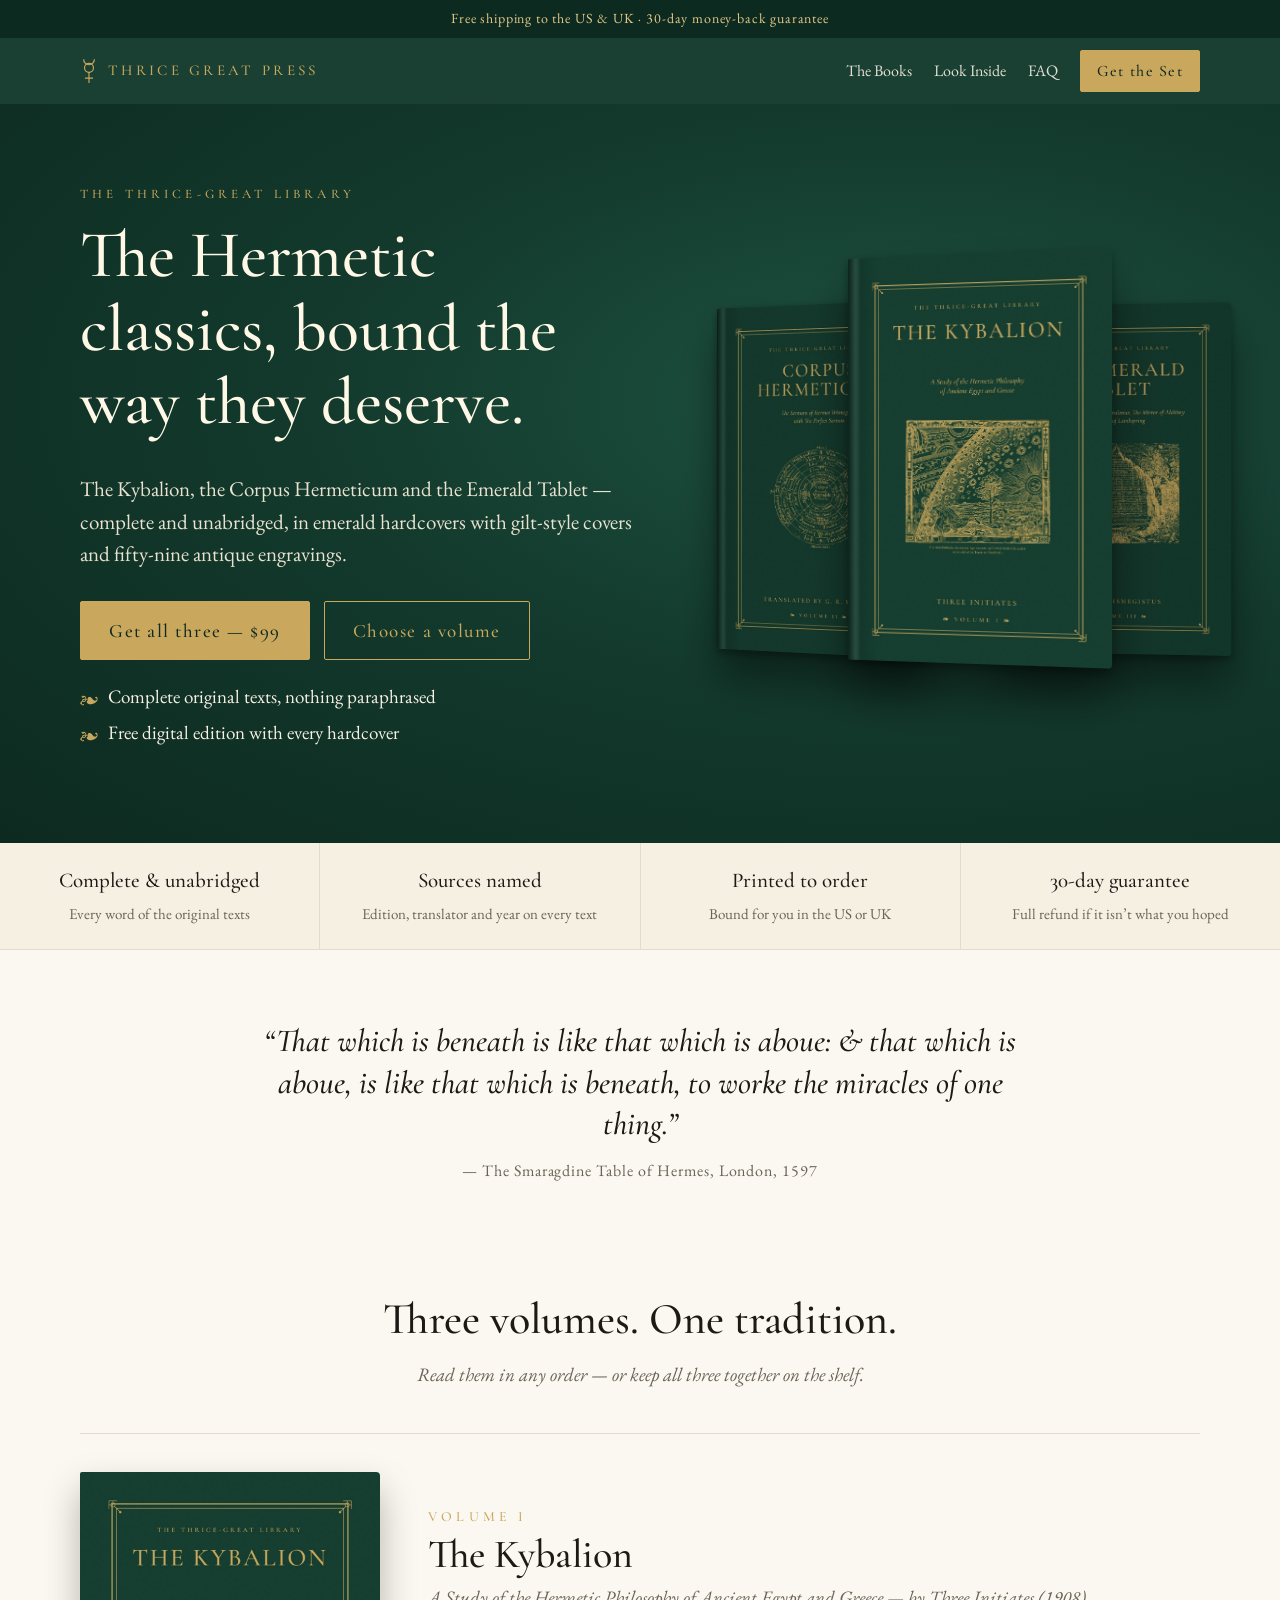
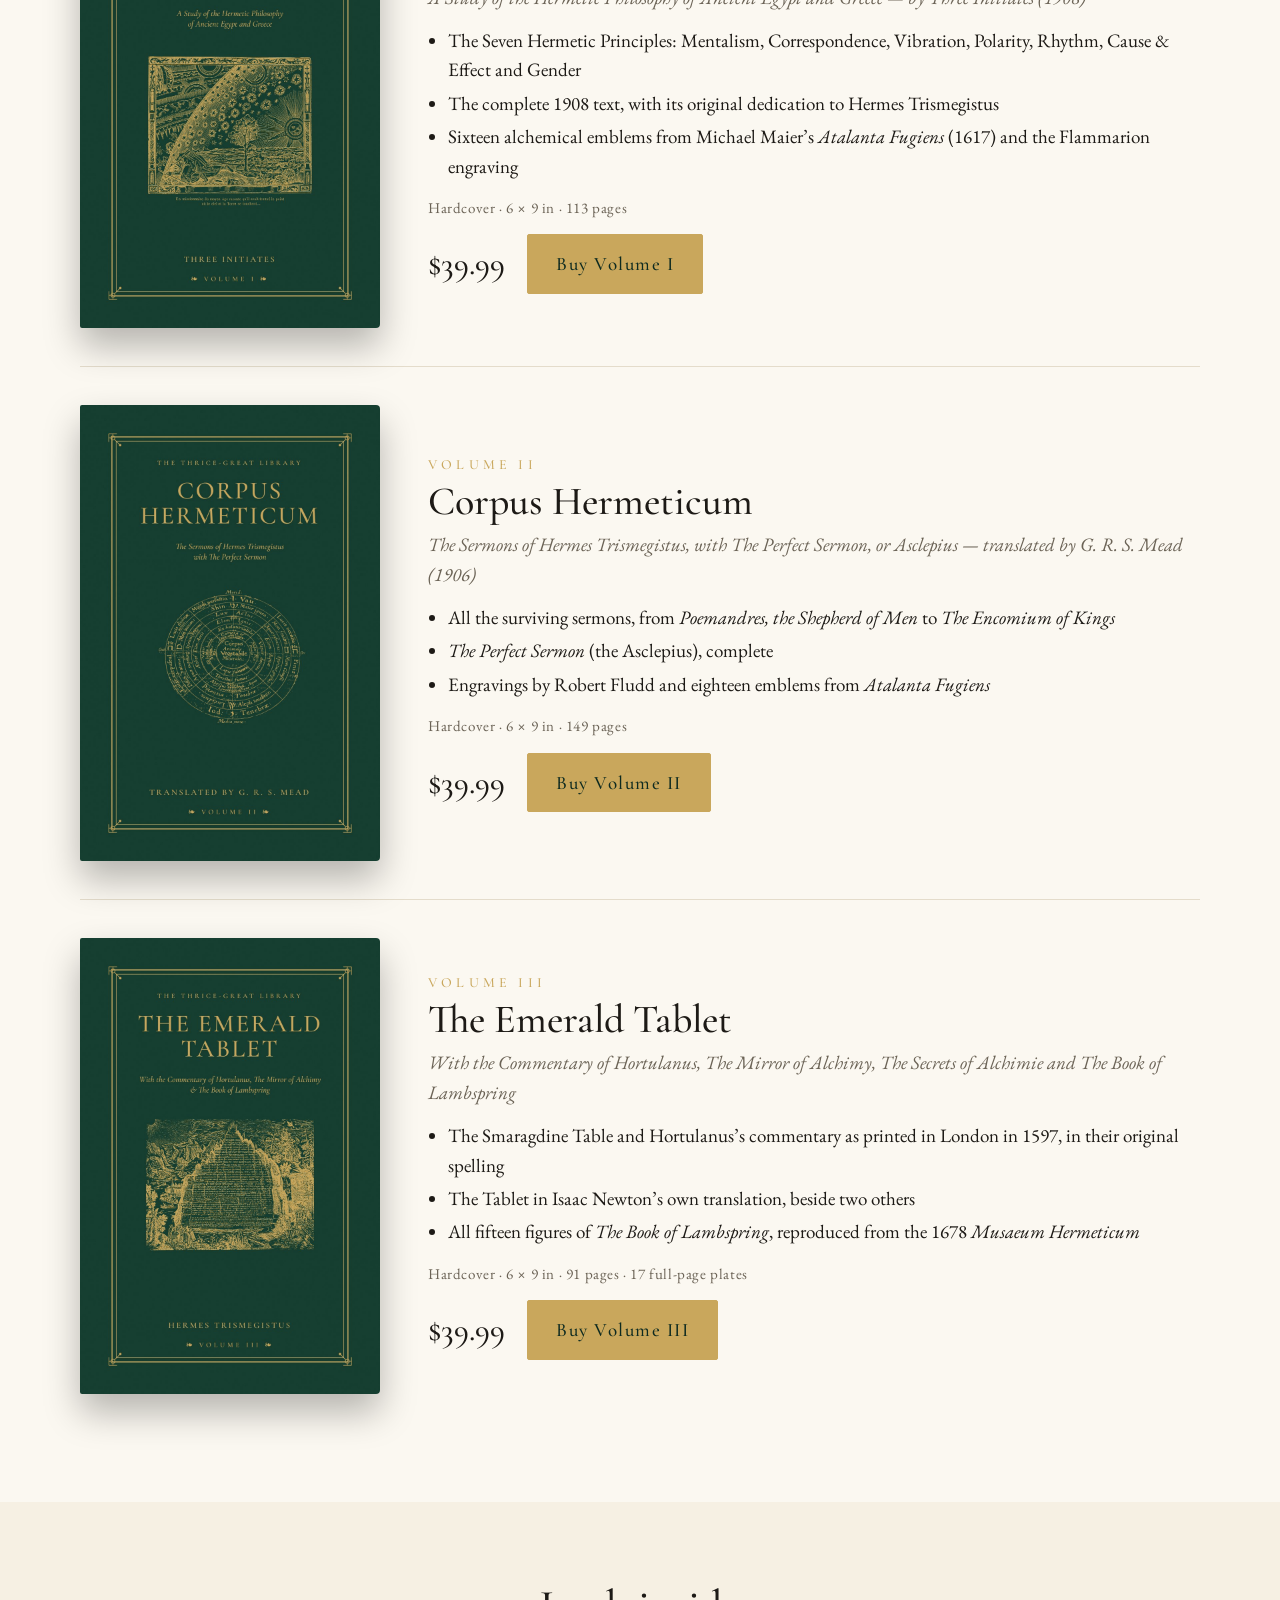
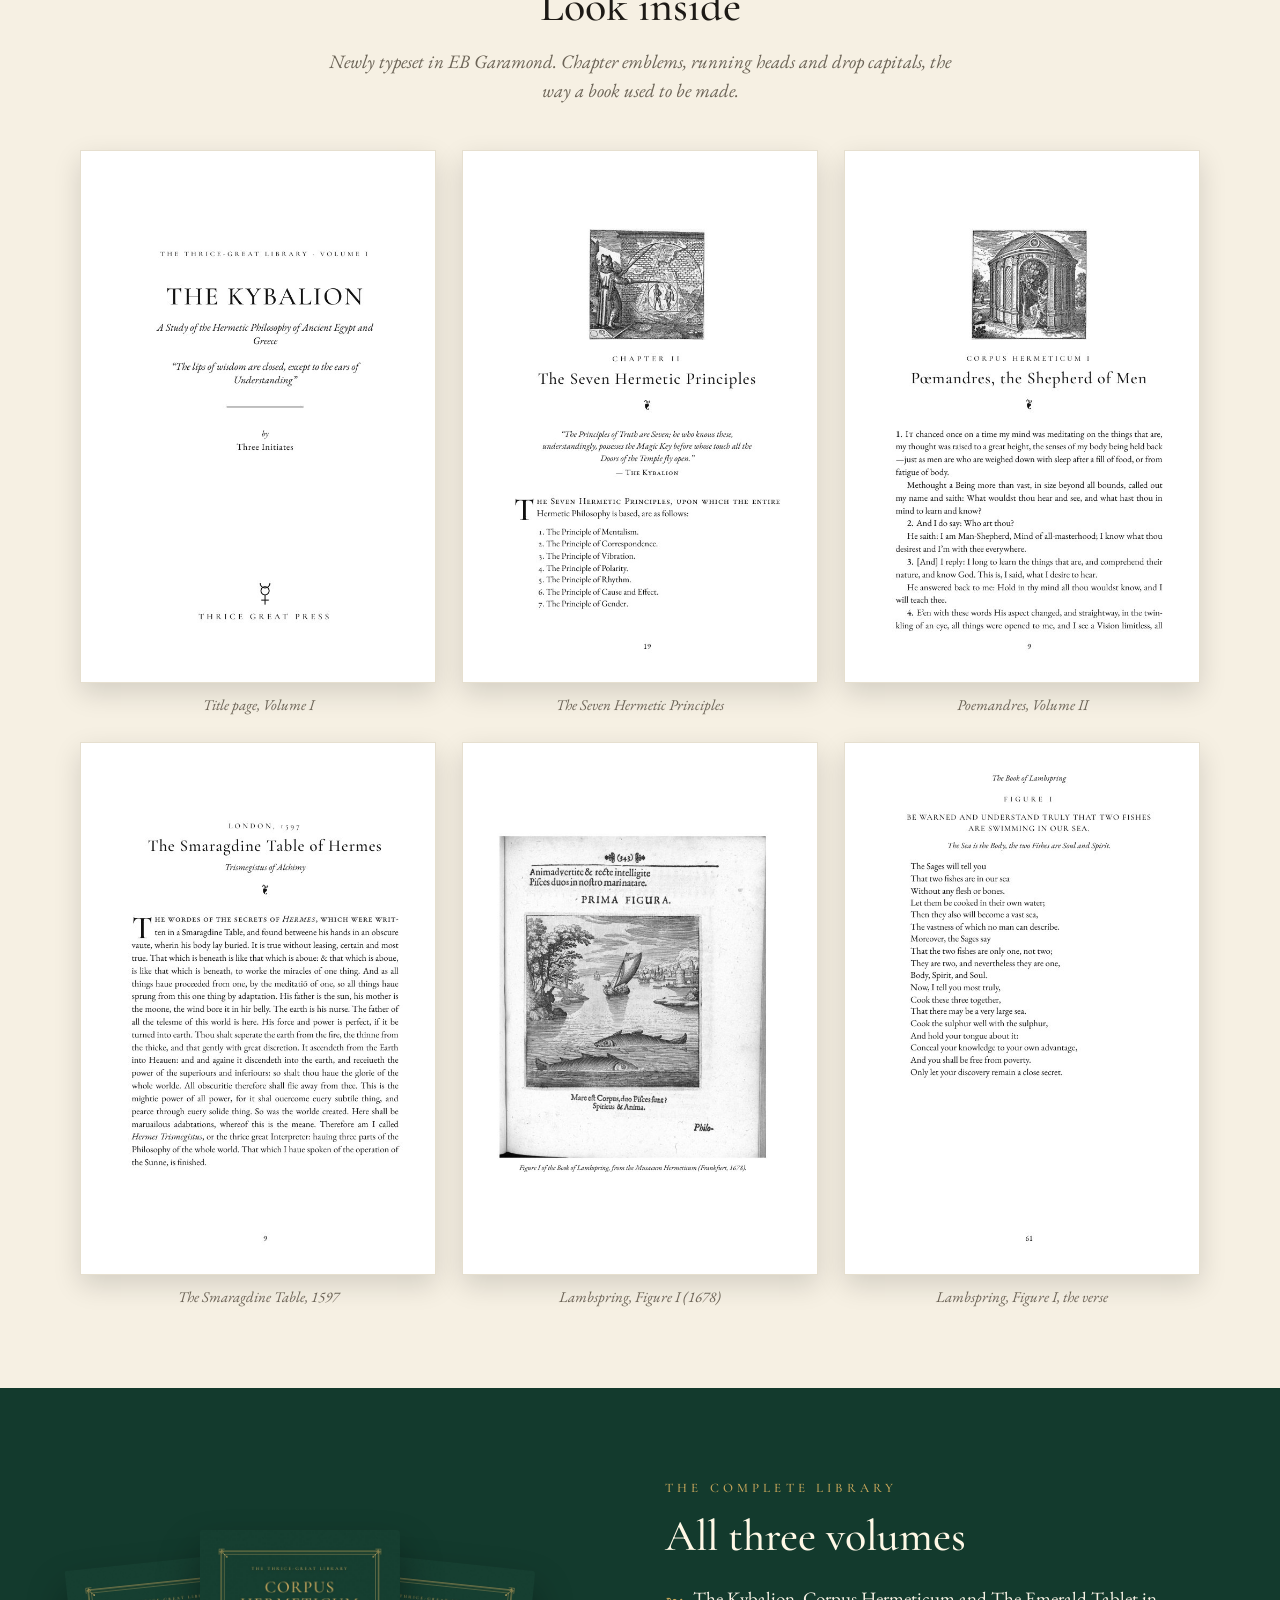
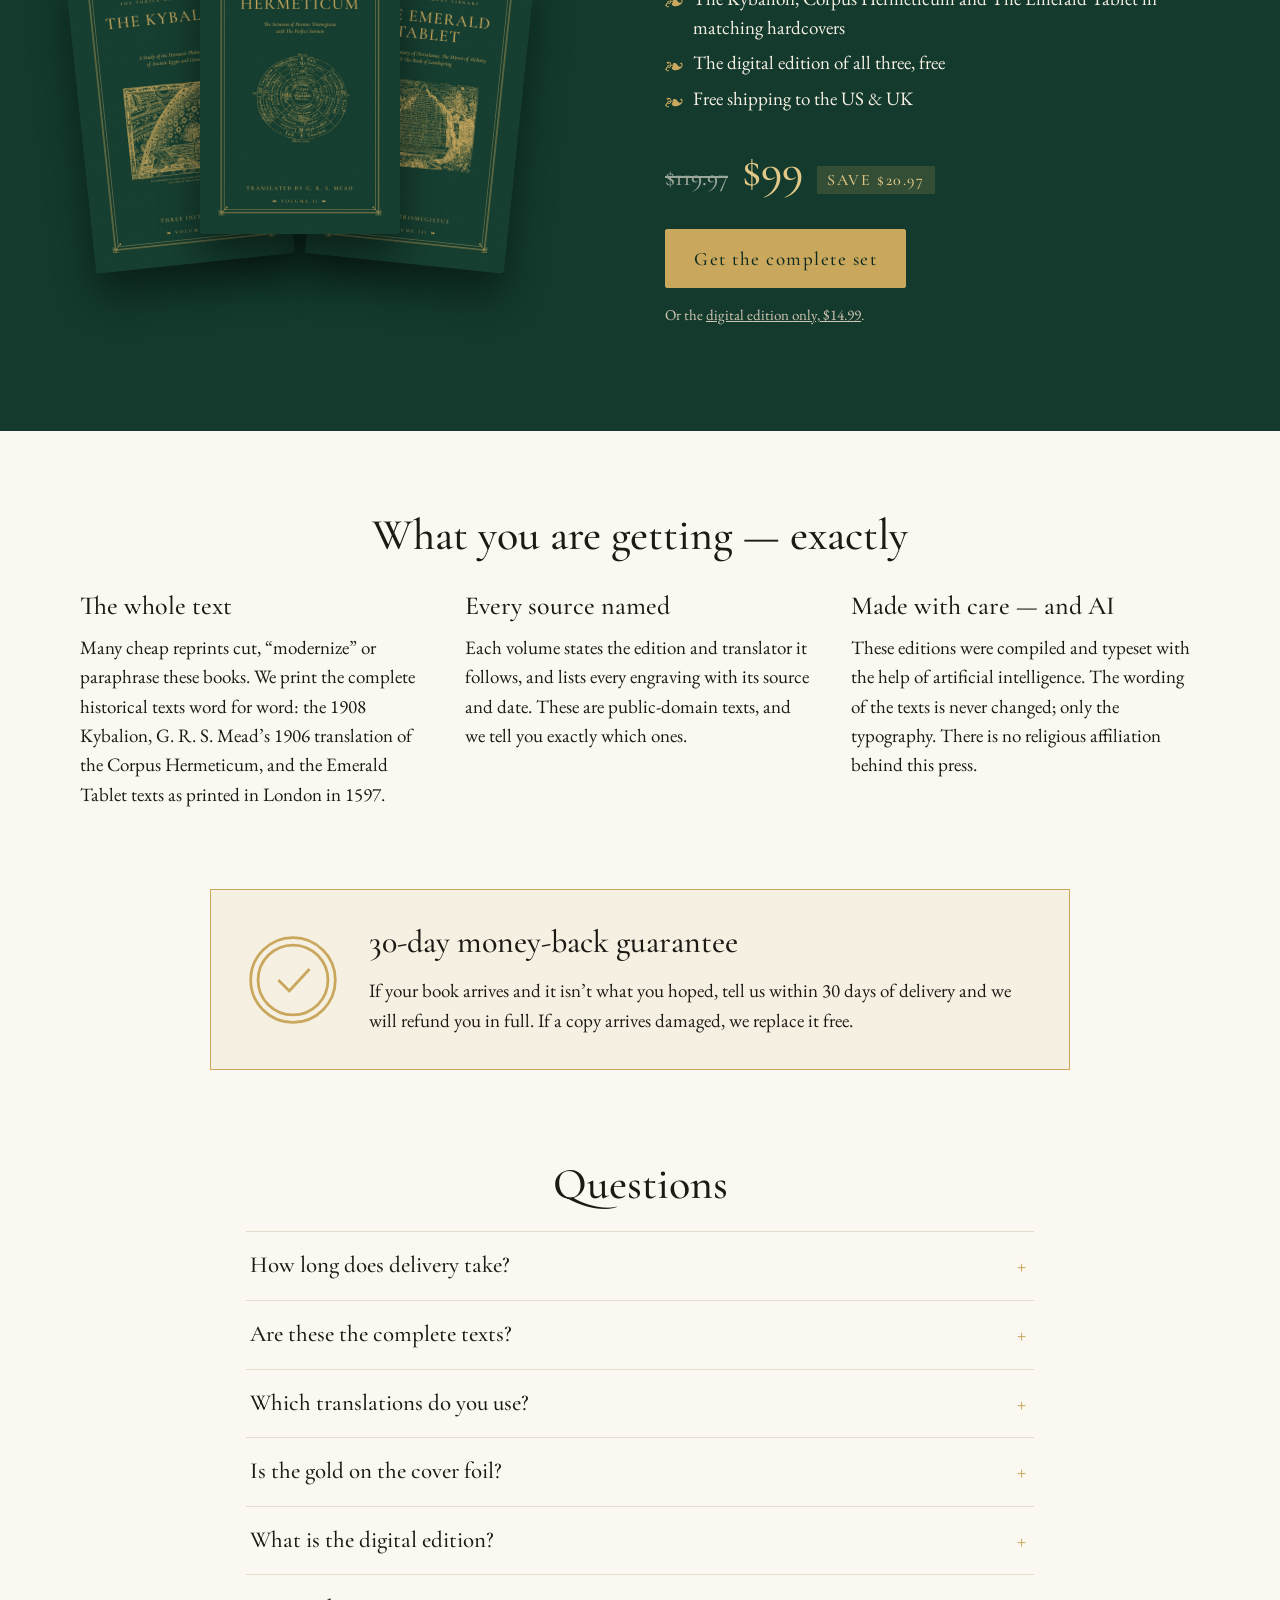
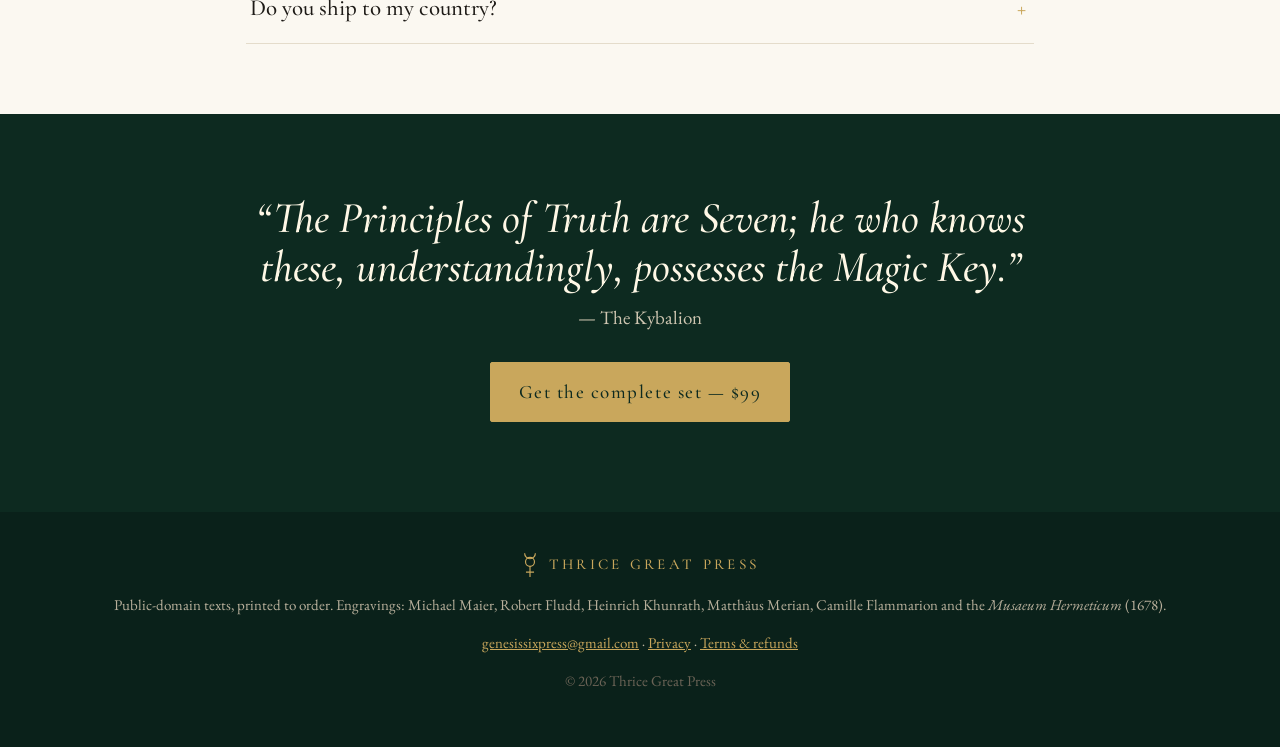
<file: index.html>
<!doctype html>
<html lang="en">
<head>
<meta charset="utf-8">
<meta name="viewport" content="width=device-width, initial-scale=1">
<title>Thrice Great Press — The Hermetic Classics in Hardcover</title>
<meta name="description" content="The Kybalion, the Corpus Hermeticum and the Emerald Tablet — complete, unabridged public-domain texts in emerald cloth-look hardcovers with gilt-style covers and antique engravings.">
<meta property="og:title" content="The Thrice-Great Library — Hermetic classics in hardcover">
<meta property="og:description" content="Complete and unabridged. Emerald hardcovers. 59 antique engravings. Printed to order.">
<meta property="og:image" content="img/og.jpg">
<link rel="icon" href="img/favicon.svg" type="image/svg+xml">
<link rel="stylesheet" href="styles.css">
</head>
<body>

<div class="topbar">Free shipping to the US &amp; UK &middot; 30-day money-back guarantee</div>

<header class="nav">
  <a class="brand" href="#top" aria-label="Thrice Great Press home">
    <svg class="sigil" viewBox="0 0 40 58" aria-hidden="true"><path d="M8 3 A12 12 0 0 0 32 3"/><circle cx="20" cy="22" r="10"/><path d="M20 32 V56 M11 45 H29"/></svg>
    <span>Thrice Great Press</span>
  </a>
  <nav>
    <a href="#books">The Books</a>
    <a href="#inside">Look Inside</a>
    <a href="#faq">FAQ</a>
    <a class="btn btn-small" href="#set" data-checkout="set">Get the Set</a>
  </nav>
</header>

<main id="top">

<section class="hero">
  <div class="hero-copy">
    <p class="eyebrow">The Thrice-Great Library</p>
    <h1>The Hermetic classics, bound the way they deserve.</h1>
    <p class="lede">The Kybalion, the Corpus Hermeticum and the Emerald Tablet — complete and unabridged, in emerald hardcovers with gilt-style covers and fifty-nine antique engravings.</p>
    <div class="cta-row">
      <a class="btn" href="#set" data-checkout="set">Get all three — $99</a>
      <a class="btn btn-ghost" href="#books">Choose a volume</a>
    </div>
    <ul class="ticks">
      <li>Complete original texts, nothing paraphrased</li>
      <li>Free digital edition with every hardcover</li>
    </ul>
  </div>
  <div class="hero-books" aria-hidden="true">
    <div class="book b2"><img src="img/cover-2.jpg" alt=""></div>
    <div class="book b1"><img src="img/cover-1.jpg" alt=""></div>
    <div class="book b3"><img src="img/cover-3.jpg" alt=""></div>
  </div>
</section>

<section class="strip">
  <div><strong>Complete &amp; unabridged</strong><span>Every word of the original texts</span></div>
  <div><strong>Sources named</strong><span>Edition, translator and year on every text</span></div>
  <div><strong>Printed to order</strong><span>Bound for you in the US or UK</span></div>
  <div><strong>30-day guarantee</strong><span>Full refund if it isn’t what you hoped</span></div>
</section>

<section class="motto">
  <p>“That which is beneath is like that which is aboue: &amp; that which is aboue, is like that which is beneath, to worke the miracles of one thing.”</p>
  <span>— The Smaragdine Table of Hermes, London, 1597</span>
</section>

<section id="books" class="books">
  <h2>Three volumes. One tradition.</h2>
  <p class="section-lede">Read them in any order — or keep all three together on the shelf.</p>

  <article class="vol">
    <img class="vol-cover" src="img/cover-1.jpg" alt="The Kybalion, Volume I, emerald hardcover with gilt engraving">
    <div class="vol-body">
      <p class="vol-num">Volume I</p>
      <h3>The Kybalion</h3>
      <p class="vol-sub">A Study of the Hermetic Philosophy of Ancient Egypt and Greece — by Three Initiates (1908)</p>
      <ul>
        <li>The Seven Hermetic Principles: Mentalism, Correspondence, Vibration, Polarity, Rhythm, Cause &amp; Effect and Gender</li>
        <li>The complete 1908 text, with its original dedication to Hermes Trismegistus</li>
        <li>Sixteen alchemical emblems from Michael Maier’s <i>Atalanta Fugiens</i> (1617) and the Flammarion engraving</li>
      </ul>
      <p class="specs">Hardcover &middot; 6 × 9 in &middot; 113 pages</p>
      <div class="buy"><span class="price">$39.99</span><a class="btn" href="#" data-checkout="v1">Buy Volume I</a></div>
    </div>
  </article>

  <article class="vol">
    <img class="vol-cover" src="img/cover-2.jpg" alt="Corpus Hermeticum, Volume II, emerald hardcover with gilt engraving">
    <div class="vol-body">
      <p class="vol-num">Volume II</p>
      <h3>Corpus Hermeticum</h3>
      <p class="vol-sub">The Sermons of Hermes Trismegistus, with The Perfect Sermon, or Asclepius — translated by G. R. S. Mead (1906)</p>
      <ul>
        <li>All the surviving sermons, from <i>Poemandres, the Shepherd of Men</i> to <i>The Encomium of Kings</i></li>
        <li><i>The Perfect Sermon</i> (the Asclepius), complete</li>
        <li>Engravings by Robert Fludd and eighteen emblems from <i>Atalanta Fugiens</i></li>
      </ul>
      <p class="specs">Hardcover &middot; 6 × 9 in &middot; 149 pages</p>
      <div class="buy"><span class="price">$39.99</span><a class="btn" href="#" data-checkout="v2">Buy Volume II</a></div>
    </div>
  </article>

  <article class="vol">
    <img class="vol-cover" src="img/cover-3.jpg" alt="The Emerald Tablet, Volume III, emerald hardcover with gilt engraving">
    <div class="vol-body">
      <p class="vol-num">Volume III</p>
      <h3>The Emerald Tablet</h3>
      <p class="vol-sub">With the Commentary of Hortulanus, The Mirror of Alchimy, The Secrets of Alchimie and The Book of Lambspring</p>
      <ul>
        <li>The Smaragdine Table and Hortulanus’s commentary as printed in London in 1597, in their original spelling</li>
        <li>The Tablet in Isaac Newton’s own translation, beside two others</li>
        <li>All fifteen figures of <i>The Book of Lambspring</i>, reproduced from the 1678 <i>Musaeum Hermeticum</i></li>
      </ul>
      <p class="specs">Hardcover &middot; 6 × 9 in &middot; 91 pages &middot; 17 full-page plates</p>
      <div class="buy"><span class="price">$39.99</span><a class="btn" href="#" data-checkout="v3">Buy Volume III</a></div>
    </div>
  </article>
</section>

<section id="inside" class="inside">
  <h2>Look inside</h2>
  <p class="section-lede">Newly typeset in EB Garamond. Chapter emblems, running heads and drop capitals, the way a book used to be made.</p>
  <div class="gallery">
    <figure><img src="img/v1-title.jpg" alt="Title page of The Kybalion" loading="lazy"><figcaption>Title page, Volume I</figcaption></figure>
    <figure><img src="img/v1-ch2.jpg" alt="Chapter II opening of The Kybalion with engraved emblem" loading="lazy"><figcaption>The Seven Hermetic Principles</figcaption></figure>
    <figure><img src="img/v2-ch1.jpg" alt="Opening of Corpus Hermeticum I, Poemandres" loading="lazy"><figcaption>Poemandres, Volume II</figcaption></figure>
    <figure><img src="img/v3-table.jpg" alt="The Smaragdine Table as printed in 1597" loading="lazy"><figcaption>The Smaragdine Table, 1597</figcaption></figure>
    <figure><img src="img/v3-plate1.jpg" alt="Figure I of the Book of Lambspring" loading="lazy"><figcaption>Lambspring, Figure I (1678)</figcaption></figure>
    <figure><img src="img/v3-fig1.jpg" alt="The verse facing Figure I of the Book of Lambspring" loading="lazy"><figcaption>Lambspring, Figure I, the verse</figcaption></figure>
  </div>
</section>

<section id="set" class="set">
  <div class="set-art" aria-hidden="true">
    <img src="img/cover-1.jpg" alt=""><img src="img/cover-2.jpg" alt=""><img src="img/cover-3.jpg" alt="">
  </div>
  <div class="set-copy">
    <p class="eyebrow">The complete library</p>
    <h2>All three volumes</h2>
    <ul class="ticks">
      <li>The Kybalion, Corpus Hermeticum and The Emerald Tablet in matching hardcovers</li>
      <li>The digital edition of all three, free</li>
      <li>Free shipping to the US &amp; UK</li>
    </ul>
    <p class="set-price"><span class="was">$119.97</span> <span class="now">$99</span> <span class="save">Save $20.97</span></p>
    <a class="btn" href="#" data-checkout="set">Get the complete set</a>
    <p class="fine">Or the <a href="#" data-checkout="digital">digital edition only, $14.99</a>.</p>
  </div>
</section>

<section class="honest">
  <h2>What you are getting — exactly</h2>
  <div class="cols">
    <div>
      <h3>The whole text</h3>
      <p>Many cheap reprints cut, “modernize” or paraphrase these books. We print the complete historical texts word for word: the 1908 Kybalion, G. R. S. Mead’s 1906 translation of the Corpus Hermeticum, and the Emerald Tablet texts as printed in London in 1597.</p>
    </div>
    <div>
      <h3>Every source named</h3>
      <p>Each volume states the edition and translator it follows, and lists every engraving with its source and date. These are public-domain texts, and we tell you exactly which ones.</p>
    </div>
    <div>
      <h3>Made with care — and AI</h3>
      <p>These editions were compiled and typeset with the help of artificial intelligence. The wording of the texts is never changed; only the typography. There is no religious affiliation behind this press.</p>
    </div>
  </div>
</section>

<section class="guarantee">
  <svg class="seal" viewBox="0 0 100 100" aria-hidden="true"><circle cx="50" cy="50" r="46"/><circle cx="50" cy="50" r="38"/><path d="M34 50 L46 62 L68 38"/></svg>
  <div>
    <h2>30-day money-back guarantee</h2>
    <p>If your book arrives and it isn’t what you hoped, tell us within 30 days of delivery and we will refund you in full. If a copy arrives damaged, we replace it free.</p>
  </div>
</section>

<section id="faq" class="faq">
  <h2>Questions</h2>
  <details><summary>How long does delivery take?</summary><p>Each copy is printed and bound for you when you order, which takes about 3–5 business days, and then ships with tracking: about 6–9 business days to the UK and 12–14 business days to the US.</p></details>
  <details><summary>Are these the complete texts?</summary><p>Yes. Nothing is abridged or paraphrased. The only thing we leave out is scholarly apparatus: G. R. S. Mead’s footnotes are omitted from Volume II; his translation is complete.</p></details>
  <details><summary>Which translations do you use?</summary><p>The Kybalion is the original 1908 English text. The Corpus Hermeticum and The Perfect Sermon are G. R. S. Mead’s translation of 1906. Volume III reproduces <i>The Mirror of Alchimy</i> (London, 1597) in its original spelling, the Emerald Tablet in the translations of Isaac Newton, Sigismund Bacstrom and H. P. Blavatsky, and <i>The Book of Lambspring</i> in A. E. Waite’s translation of 1893.</p></details>
  <details><summary>Is the gold on the cover foil?</summary><p>No. The gold frame and engraving are printed, not foil-stamped. The cover is a matte printed hardcover (case-wrap) in deep emerald.</p></details>
  <details><summary>What is the digital edition?</summary><p>A PDF of the same typeset pages, including every engraving, sent to your email within 24 hours of purchase. It is included free with every hardcover.</p></details>
  <details><summary>Do you ship to my country?</summary><p>For now we ship to the United States and the United Kingdom, free. For other countries, write to us before ordering.</p></details>
</section>

<section class="final">
  <h2>“The Principles of Truth are Seven; he who knows these, understandingly, possesses the Magic Key.”</h2>
  <p>— The Kybalion</p>
  <a class="btn" href="#set" data-checkout="set">Get the complete set — $99</a>
</section>

</main>

<footer>
  <div class="brand"><svg class="sigil" viewBox="0 0 40 58" aria-hidden="true"><path d="M8 3 A12 12 0 0 0 32 3"/><circle cx="20" cy="22" r="10"/><path d="M20 32 V56 M11 45 H29"/></svg><span>Thrice Great Press</span></div>
  <p>Public-domain texts, printed to order. Engravings: Michael Maier, Robert Fludd, Heinrich Khunrath, Matthäus Merian, Camille Flammarion and the <i>Musaeum Hermeticum</i> (1678).</p>
  <p><a href="mailto:genesissixpress@gmail.com">genesissixpress@gmail.com</a> &middot; <a href="privacy.html">Privacy</a> &middot; <a href="terms.html">Terms &amp; refunds</a></p>
  <p class="fine">&copy; 2026 Thrice Great Press</p>
</footer>

<script src="script.js"></script>
</body>
</html>
</file>
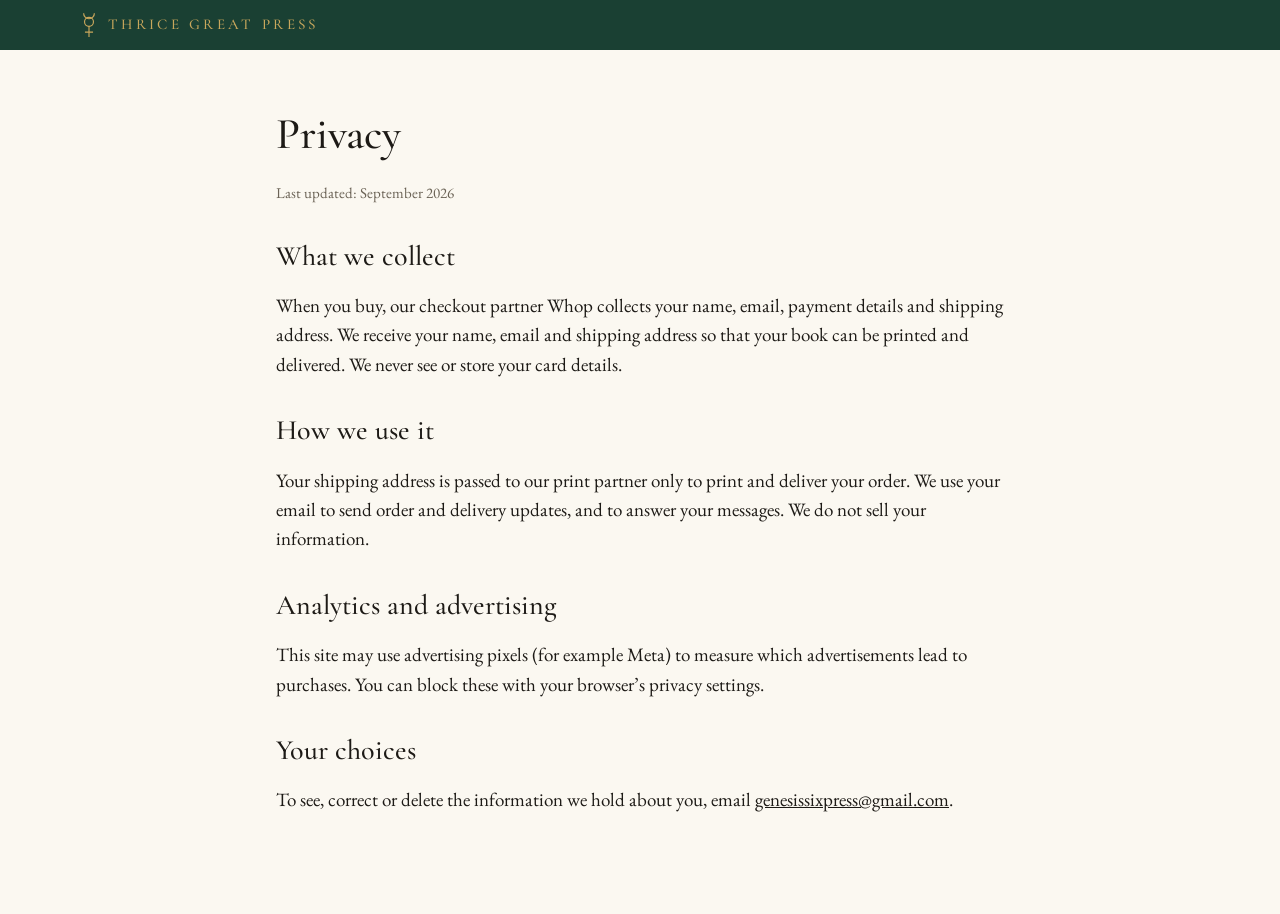
<file: privacy.html>
<!doctype html>
<html lang="en"><head><meta charset="utf-8"><meta name="viewport" content="width=device-width, initial-scale=1">
<title>Privacy — Thrice Great Press</title><link rel="icon" href="img/favicon.svg" type="image/svg+xml"><link rel="stylesheet" href="styles.css">
<style>.doc{max-width:760px;margin:0 auto;padding:60px 16px 80px}.doc h1{font-size:44px}.doc h2{text-align:left;font-size:28px;margin-top:36px}</style></head>
<body>
<header class="nav"><a class="brand" href="index.html"><svg class="sigil" viewBox="0 0 40 58" aria-hidden="true"><path d="M8 3 A12 12 0 0 0 32 3"/><circle cx="20" cy="22" r="10"/><path d="M20 32 V56 M11 45 H29"/></svg><span>Thrice Great Press</span></a></header>
<main class="doc">
<h1>Privacy</h1>
<p class="fine">Last updated: September 2026</p>
<h2>What we collect</h2>
<p>When you buy, our checkout partner Whop collects your name, email, payment details and shipping address. We receive your name, email and shipping address so that your book can be printed and delivered. We never see or store your card details.</p>
<h2>How we use it</h2>
<p>Your shipping address is passed to our print partner only to print and deliver your order. We use your email to send order and delivery updates, and to answer your messages. We do not sell your information.</p>
<h2>Analytics and advertising</h2>
<p>This site may use advertising pixels (for example Meta) to measure which advertisements lead to purchases. You can block these with your browser’s privacy settings.</p>
<h2>Your choices</h2>
<p>To see, correct or delete the information we hold about you, email <a href="mailto:genesissixpress@gmail.com">genesissixpress@gmail.com</a>.</p>
</main>
</body></html>
</file>
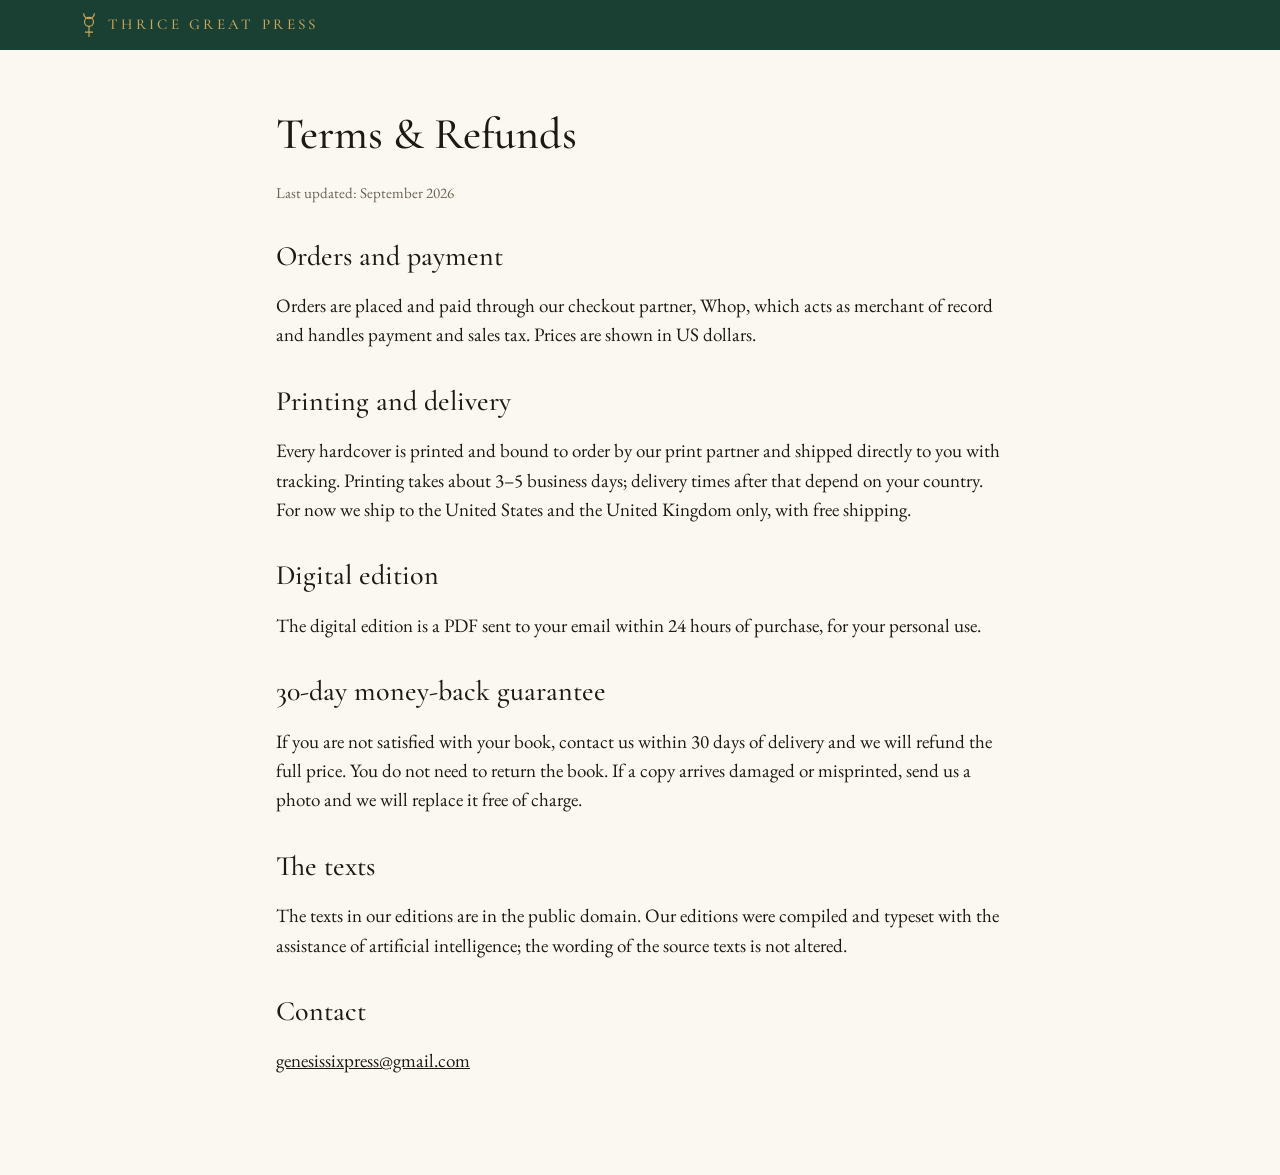
<file: terms.html>
<!doctype html>
<html lang="en"><head><meta charset="utf-8"><meta name="viewport" content="width=device-width, initial-scale=1">
<title>Terms &amp; Refunds — Thrice Great Press</title><link rel="icon" href="img/favicon.svg" type="image/svg+xml"><link rel="stylesheet" href="styles.css">
<style>.doc{max-width:760px;margin:0 auto;padding:60px 16px 80px}.doc h1{font-size:44px}.doc h2{text-align:left;font-size:28px;margin-top:36px}</style></head>
<body>
<header class="nav"><a class="brand" href="index.html"><svg class="sigil" viewBox="0 0 40 58" aria-hidden="true"><path d="M8 3 A12 12 0 0 0 32 3"/><circle cx="20" cy="22" r="10"/><path d="M20 32 V56 M11 45 H29"/></svg><span>Thrice Great Press</span></a></header>
<main class="doc">
<h1>Terms &amp; Refunds</h1>
<p class="fine">Last updated: September 2026</p>
<h2>Orders and payment</h2>
<p>Orders are placed and paid through our checkout partner, Whop, which acts as merchant of record and handles payment and sales tax. Prices are shown in US dollars.</p>
<h2>Printing and delivery</h2>
<p>Every hardcover is printed and bound to order by our print partner and shipped directly to you with tracking. Printing takes about 3–5 business days; delivery times after that depend on your country. For now we ship to the United States and the United Kingdom only, with free shipping.</p>
<h2>Digital edition</h2>
<p>The digital edition is a PDF sent to your email within 24 hours of purchase, for your personal use.</p>
<h2>30-day money-back guarantee</h2>
<p>If you are not satisfied with your book, contact us within 30 days of delivery and we will refund the full price. You do not need to return the book. If a copy arrives damaged or misprinted, send us a photo and we will replace it free of charge.</p>
<h2>The texts</h2>
<p>The texts in our editions are in the public domain. Our editions were compiled and typeset with the assistance of artificial intelligence; the wording of the source texts is not altered.</p>
<h2>Contact</h2>
<p><a href="mailto:genesissixpress@gmail.com">genesissixpress@gmail.com</a></p>
</main>
</body></html>
</file>
<file: styles.css>
@font-face { font-family: "EB Garamond"; src: url("fonts/EBGaramond-Regular.ttf") format("truetype"); font-weight: 400; font-display: swap; }
@font-face { font-family: "EB Garamond"; src: url("fonts/EBGaramond-Italic.ttf") format("truetype"); font-style: italic; font-display: swap; }
@font-face { font-family: "Cormorant Garamond"; src: url("fonts/CormorantGaramond-Medium.ttf") format("truetype"); font-weight: 500; font-display: swap; }
@font-face { font-family: "Cormorant Garamond"; src: url("fonts/CormorantGaramond-MediumItalic.ttf") format("truetype"); font-style: italic; font-weight: 500; font-display: swap; }

:root {
  --green: #133a2d;
  --green-2: #0d2a20;
  --gold: #c9a75c;
  --gold-2: #e2c888;
  --cream: #f6f0e3;
  --paper: #fbf8f1;
  --ink: #1d1a16;
  --muted: #6b6356;
  --body: "EB Garamond", Georgia, serif;
  --display: "Cormorant Garamond", "EB Garamond", Georgia, serif;
  --wrap: 1120px;
}

* { box-sizing: border-box; }
html { scroll-behavior: smooth; }
body { margin: 0; background: var(--paper); color: var(--ink); font-family: var(--body); font-size: 19px; line-height: 1.55; -webkit-font-smoothing: antialiased; }
img { max-width: 100%; display: block; }
a { color: inherit; }
h1, h2, h3 { font-family: var(--display); font-weight: 500; line-height: 1.12; margin: 0 0 0.5em; }
h2 { font-size: clamp(30px, 4vw, 44px); text-align: center; }
.section-lede { text-align: center; color: var(--muted); max-width: 640px; margin: -6px auto 44px; font-style: italic; }
.eyebrow { font-family: var(--display); letter-spacing: 0.32em; text-transform: uppercase; font-size: 13px; color: var(--gold); margin: 0 0 14px; }
.fine { font-size: 15px; color: var(--muted); }

.btn { display: inline-block; background: var(--gold); color: var(--green-2); font-family: var(--display); font-size: 19px; letter-spacing: 0.08em; text-decoration: none; padding: 14px 28px; border-radius: 2px; border: 1px solid var(--gold); transition: background .15s, transform .15s; }
.btn:hover { background: var(--gold-2); transform: translateY(-1px); }
.btn-ghost { background: transparent; color: var(--gold); }
.btn-ghost:hover { background: rgba(201,167,92,.12); }
.btn-small { padding: 8px 16px; font-size: 16px; white-space: nowrap; }

.topbar { background: var(--green-2); color: var(--gold-2); text-align: center; font-size: 14px; letter-spacing: .06em; padding: 8px 16px; }
.nav { position: sticky; top: 0; z-index: 10; display: flex; justify-content: space-between; align-items: center; gap: 16px; padding: 12px max(16px, calc((100% - var(--wrap)) / 2)); background: rgba(19,58,45,.97); color: var(--cream); backdrop-filter: blur(6px); }
.brand { display: flex; align-items: center; gap: 10px; text-decoration: none; font-family: var(--display); letter-spacing: .22em; text-transform: uppercase; font-size: 15px; color: var(--gold); }
.sigil { width: 18px; height: 26px; fill: none; stroke: currentColor; stroke-width: 2.6; }
.nav nav { display: flex; align-items: center; gap: 22px; }
.nav nav a:not(.btn) { text-decoration: none; font-size: 16px; opacity: .9; }
.nav nav a:not(.btn):hover { color: var(--gold-2); }

.hero { background: radial-gradient(ellipse at 70% 40%, #1d5341 0%, var(--green) 45%, var(--green-2) 100%); color: var(--cream); display: grid; grid-template-columns: 1.05fr 1fr; gap: 40px; align-items: center; padding: 80px max(16px, calc((100% - var(--wrap)) / 2)) 90px; overflow: hidden; }
.hero h1 { font-size: clamp(40px, 5.4vw, 66px); color: #fff8e6; }
.lede { font-size: 21px; color: #e9e2d0; max-width: 560px; }
.cta-row { display: flex; flex-wrap: wrap; gap: 14px; margin: 30px 0 22px; }
.ticks { list-style: none; padding: 0; margin: 0; }
.ticks li { position: relative; padding-left: 28px; margin: 6px 0; }
.ticks li::before { content: "\2767"; position: absolute; left: 0; color: var(--gold); }
.hero-books { position: relative; height: 470px; perspective: 1400px; }
.book { position: absolute; width: 250px; box-shadow: 0 30px 50px rgba(0,0,0,.45), 0 4px 10px rgba(0,0,0,.35); border-radius: 2px 4px 4px 2px; overflow: hidden; }
.book::after { content: ""; position: absolute; inset: 0; background: linear-gradient(90deg, rgba(0,0,0,.45) 0, rgba(255,255,255,.08) 3%, rgba(0,0,0,.12) 5%, transparent 12%); pointer-events: none; }
.book.b1 { left: 32%; top: 20px; z-index: 3; transform: rotateY(-14deg); width: 270px; }
.book.b2 { left: 4%; top: 55px; z-index: 2; transform: rotateY(-20deg) scale(.92); filter: brightness(.9); }
.book.b3 { left: 60%; top: 55px; z-index: 1; transform: rotateY(-8deg) scale(.92); filter: brightness(.85); }

.strip { display: grid; grid-template-columns: repeat(4, 1fr); gap: 1px; background: #e4dccb; border-bottom: 1px solid #e4dccb; }
.strip div { background: var(--cream); padding: 22px 18px; text-align: center; }
.strip strong { display: block; font-family: var(--display); font-size: 21px; font-weight: 500; }
.strip span { font-size: 15px; color: var(--muted); }

.motto { text-align: center; padding: 70px 16px; max-width: 820px; margin: 0 auto; }
.motto p { font-family: var(--display); font-style: italic; font-size: clamp(24px, 3vw, 32px); line-height: 1.3; margin: 0 0 10px; }
.motto span { color: var(--muted); font-size: 16px; letter-spacing: .06em; }

.books { padding: 40px max(16px, calc((100% - var(--wrap)) / 2)) 70px; }
.vol { display: grid; grid-template-columns: 300px 1fr; gap: 48px; align-items: center; padding: 38px 0; border-top: 1px solid #e4dccb; }
.vol-cover { box-shadow: 0 18px 36px rgba(0,0,0,.28); border-radius: 2px 4px 4px 2px; }
.vol-num { font-family: var(--display); letter-spacing: .3em; text-transform: uppercase; color: var(--gold); font-size: 14px; margin: 0; }
.vol h3 { font-size: 40px; margin: 4px 0 6px; }
.vol-sub { font-style: italic; color: var(--muted); margin: 0 0 14px; }
.vol ul { padding-left: 20px; margin: 0 0 14px; }
.vol li { margin: 4px 0; }
.specs { font-size: 15px; color: var(--muted); letter-spacing: .04em; }
.buy { display: flex; align-items: center; gap: 22px; margin-top: 8px; }
.price { font-family: var(--display); font-size: 32px; }

.inside { background: var(--cream); padding: 80px max(16px, calc((100% - var(--wrap)) / 2)); }
.gallery { display: grid; grid-template-columns: repeat(3, 1fr); gap: 26px; }
.gallery figure { margin: 0; }
.gallery img { width: 100%; background: #fff; box-shadow: 0 10px 26px rgba(0,0,0,.14); border: 1px solid #e6dfcf; }
.gallery figcaption { text-align: center; font-size: 15px; color: var(--muted); margin-top: 10px; font-style: italic; }

.set { display: grid; grid-template-columns: 1fr 1fr; gap: 50px; align-items: center; padding: 90px max(16px, calc((100% - var(--wrap)) / 2)); background: var(--green); color: var(--cream); }
.set h2 { text-align: left; color: #fff8e6; }
.set-art { position: relative; height: 380px; }
.set-art img { position: absolute; width: 200px; box-shadow: 0 24px 40px rgba(0,0,0,.45); border-radius: 2px 4px 4px 2px; }
.set-art img:nth-child(1) { left: 0; top: 40px; transform: rotate(-6deg); }
.set-art img:nth-child(2) { left: 120px; top: 10px; z-index: 2; }
.set-art img:nth-child(3) { left: 240px; top: 40px; transform: rotate(6deg); }
.set-price { font-family: var(--display); margin: 22px 0; }
.set-price .was { text-decoration: line-through; opacity: .6; font-size: 24px; }
.set-price .now { font-size: 46px; color: var(--gold-2); margin: 0 10px; }
.set-price .save { font-size: 16px; letter-spacing: .1em; text-transform: uppercase; background: rgba(201,167,92,.18); color: var(--gold-2); padding: 4px 10px; }
.set .fine { color: #cfc6b1; }

.honest { padding: 80px max(16px, calc((100% - var(--wrap)) / 2)); }
.cols { display: grid; grid-template-columns: repeat(3, 1fr); gap: 36px; margin-top: 30px; }
.cols h3 { font-size: 26px; }
.cols p { margin: 0; }

.guarantee { display: flex; gap: 30px; align-items: center; max-width: 860px; margin: 0 auto 70px; padding: 34px 36px; border: 1px solid var(--gold); background: var(--cream); }
.guarantee h2 { text-align: left; font-size: 32px; }
.guarantee p { margin: 0; }
.seal { width: 92px; flex: none; fill: none; stroke: var(--gold); stroke-width: 3; }

.faq { max-width: 820px; margin: 0 auto; padding: 20px 16px 70px; }
.faq details { border-top: 1px solid #e4dccb; padding: 16px 4px; }
.faq details:last-child { border-bottom: 1px solid #e4dccb; }
.faq summary { cursor: pointer; font-family: var(--display); font-size: 23px; list-style: none; position: relative; padding-right: 30px; }
.faq summary::-webkit-details-marker { display: none; }
.faq summary::after { content: "+"; position: absolute; right: 4px; color: var(--gold); }
.faq details[open] summary::after { content: "\2013"; }
.faq details p { margin: 10px 0 0; color: #3a352c; }

.final { text-align: center; padding: 80px 16px 90px; background: var(--green-2); color: var(--cream); }
.final h2 { max-width: 820px; margin: 0 auto 10px; font-style: italic; color: #fff8e6; }
.final p { color: #cfc6b1; margin: 0 0 30px; }

footer { background: #0a211a; color: #b9b09c; text-align: center; padding: 40px 16px; font-size: 15px; }
footer .brand { justify-content: center; margin-bottom: 12px; }
footer a { color: var(--gold); }

@media (max-width: 900px) {
  .hero { grid-template-columns: 1fr; padding-top: 50px; }
  .hero-books { height: 340px; }
  .book { width: 180px; } .book.b1 { width: 195px; }
  .strip { grid-template-columns: repeat(2, 1fr); }
  .vol { grid-template-columns: 1fr; gap: 24px; }
  .vol-cover { max-width: 260px; margin: 0 auto; }
  .gallery { grid-template-columns: repeat(2, 1fr); }
  .set { grid-template-columns: 1fr; }
  .set-art { height: 300px; max-width: 420px; margin: 0 auto; width: 100%; }
  .set-art img { width: 150px; } .set-art img:nth-child(2) { left: 90px; } .set-art img:nth-child(3) { left: 180px; }
  .cols { grid-template-columns: 1fr; }
  .nav nav a:not(.btn) { display: none; }
}
@media (max-width: 520px) {
  body { font-size: 18px; }
  .gallery { grid-template-columns: 1fr 1fr; gap: 12px; }
  .guarantee { flex-direction: column; text-align: center; }
  .guarantee h2 { text-align: center; }
  .buy { flex-wrap: wrap; }
}
</file>
